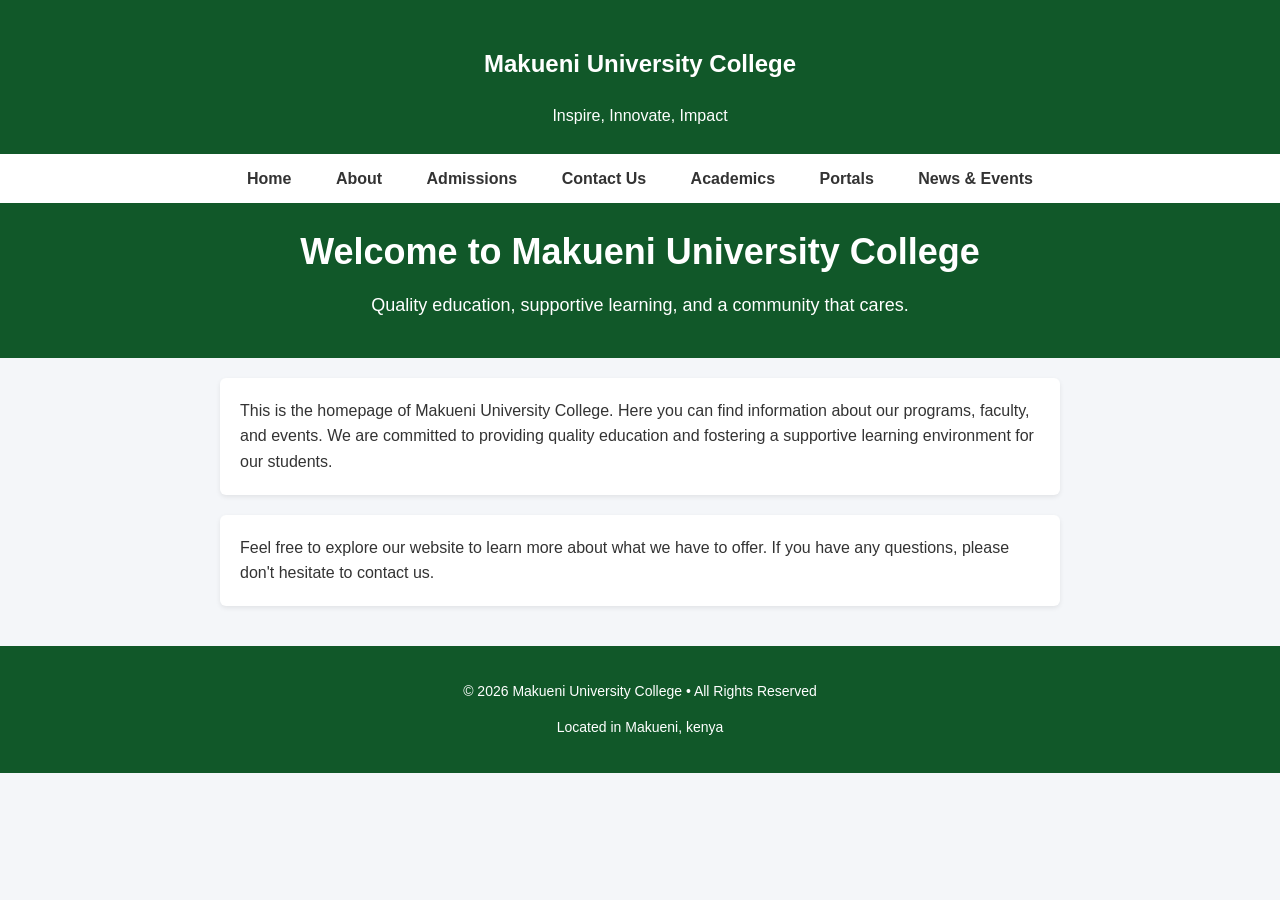
<file: index.html>
<!DOCTYPE html>
<html lang="en">
<head>
    <meta charset="UTF-8">
    <meta name="viewport" content="width=device-width, initial-scale=1.0">
    <title>Makueni University College Website</title>
    <link rel="stylesheet" href="style.css">
</head>

<body>

    <!-- Header Section -->
    <header class="site-header">
        <h2>Makueni University College</h2>
        <p>Inspire, Innovate, Impact</p>
    </header>

    <!-- Navigation -->
    <nav>
    <ul>
        <li><a href="index.html">Home</a></li>

        <!-- ABOUT DROPDOWN -->
        <li class="dropdown">
            <a href="about.html">About</a>
            <ul class="dropdown-menu">
                <li><a href="about.html">Overview</a></li>
                <li><a href="history.html">History</a></li>
                <li><a href="leadership.html">Leadership</a></li>
            </ul>
        </li>

        <!-- ADMISSIONS DROPDOWN -->
        <li class="dropdown">
            <a href="Admissions.html">Admissions</a>
            <ul class="dropdown-menu">
                <li><a href="Admissions.html">Overview</a></li>
                <li><a href="application.html">Application Procedures</a></li>
                <li><a href="courses.html">Courses</a></li>
                <li><a href="registration.html">Registration</a></li>
                <li><a href="payments.html">Payment Methods</a></li>
            </ul>
        </li>

        <li><a href="contact.html">Contact Us</a></li>
        <li class="dropdown">
            <a href="programmes.html">Academics</a>
            <ul class="dropdown-menu">
                <li><a href="programmes.html">Programmes</a></li>
                <li><a href="courses.html">Courses</a></li>
            </ul>
        </li>
        <li class="dropdown">
            <a href="portal.html">Portals</a>
            <ul class="dropdown-menu">
                <li><a href="student-portal.html">Student Portal</a></li>
                <li><a href="staff-portal.html">Staff Portal</a></li>
                <li><a href="alumni-portal.html">Alumni Portal</a></li>
            </ul>
        </li>

        <li><a href="news.html">News &amp Events</a></li>

    </ul>
</nav>


    <!-- Hero Banner -->
    <section class="hero">
        <h1>Welcome to Makueni University College</h1>
        <p>Quality education, supportive learning, and a community that cares.</p>
    </section>

    <!-- Main Content -->
    <section class="content">
        <p>This is the homepage of Makueni University College. Here you can find information about our programs, faculty, and events. We are committed to providing quality education and fostering a supportive learning environment for our students.</p>

        <p>Feel free to explore our website to learn more about what we have to offer. If you have any questions, please don't hesitate to contact us.</p>
    </section>

    <!-- Footer -->
    <footer>
        <p>© 2026 Makueni University College • All Rights Reserved</p>
        <p>Located in Makueni, kenya</p>
    </footer>

</body>
</html>
</file>
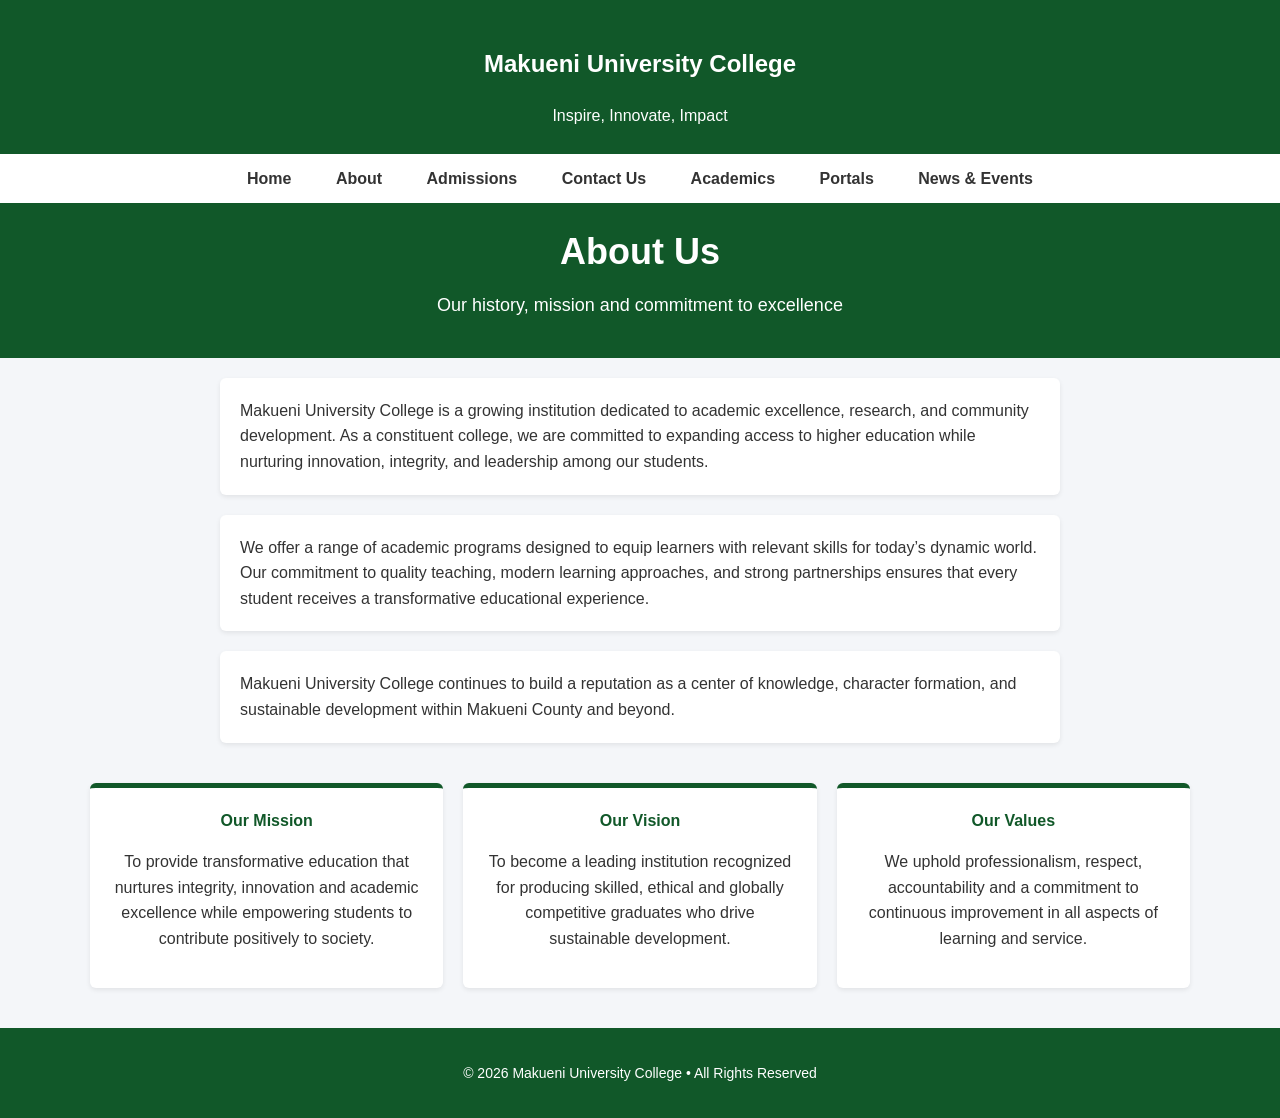
<file: about.html>
<!DOCTYPE html>
<html lang="en">
<head>
    <meta charset="UTF-8">
    <meta name="viewport" content="width=device-width, initial-scale=1.0">
    <title>About Us</title>
    <link rel="stylesheet" href="style.css">
</head>

<body>

<header class="site-header">
    <h2>Makueni University College</h2>
    <p>Inspire, Innovate, Impact</p>
</header>

<nav>
    <ul>
        <li><a href="index.html">Home</a></li>

        <!-- ABOUT DROPDOWN -->
        <li class="dropdown">
            <a href="about.html">About</a>
            <ul class="dropdown-menu">
                <li><a href="about.html">Overview</a></li>
                <li><a href="history.html">History</a></li>
                <li><a href="leadership.html">Leadership</a></li>
            </ul>
        </li>

        <!-- ADMISSIONS DROPDOWN -->
        <li class="dropdown">
            <a href="Admissions.html">Admissions</a>
            <ul class="dropdown-menu">
                <li><a href="Admissions.html">Overview</a></li>
                <li><a href="application.html">Application Procedures</a></li>
                <li><a href="courses.html">Courses</a></li>
                <li><a href="registration.html">Registration</a></li>
                <li><a href="payments.html">Payment Methods</a></li>
            </ul>
        </li>

        <li><a href="contact.html">Contact Us</a></li>
        <li class="dropdown">
            <a href="programmes.html">Academics</a>
            <ul class="dropdown-menu">
                <li><a href="programmes.html">Programmes</a></li>
                <li><a href="courses.html">Courses</a></li>
            </ul>
        </li>
       <li class="dropdown">
            <a href="portal.html">Portals</a>
            <ul class="dropdown-menu">
                <li><a href="student-portal.html">Student Portal</a></li>
                <li><a href="staff-portal.html">Staff Portal</a></li>
                <li><a href="alumni-portal.html">Alumni Portal</a></li>
                </ul>
            </li>
             <li><a href="news.html">News &amp Events</a></li>
    </ul>
</nav>
<section class="hero">
    <h1>About Us</h1>
    <p>Our history, mission and commitment to excellence</p>
</section>

<section class="content">
    <p>Makueni University College is a growing institution dedicated to academic excellence, research, and community development. As a constituent college, we are committed to expanding access to higher education while nurturing innovation, integrity, and leadership among our students.</p>

    <p>We offer a range of academic programs designed to equip learners with relevant skills for today’s dynamic world. Our commitment to quality teaching, modern learning approaches, and strong partnerships ensures that every student receives a transformative educational experience.</p>

    <p>Makueni University College continues to build a reputation as a center of knowledge, character formation, and sustainable development within Makueni County and beyond.</p>
</section>


<!-- NEW SIDE-BY-SIDE BOXES -->
<section class="content-boxes">
    <div class="box">
        <h3>Our Mission</h3>
        <p>To provide transformative education that nurtures integrity, innovation and academic excellence while empowering students to contribute positively to society.</p>
    </div>

    <div class="box">
        <h3>Our Vision</h3>
        <p>To become a leading institution recognized for producing skilled, ethical and globally competitive graduates who drive sustainable development.</p>
    </div>

    <div class="box">
        <h3>Our Values</h3>
        <p>We uphold professionalism, respect, accountability and a commitment to continuous improvement in all aspects of learning and service.</p>
    </div>
</section>

<footer>
    <p>© 2026 Makueni University College • All Rights Reserved</p>
</footer>

</body>
</html>
</file>
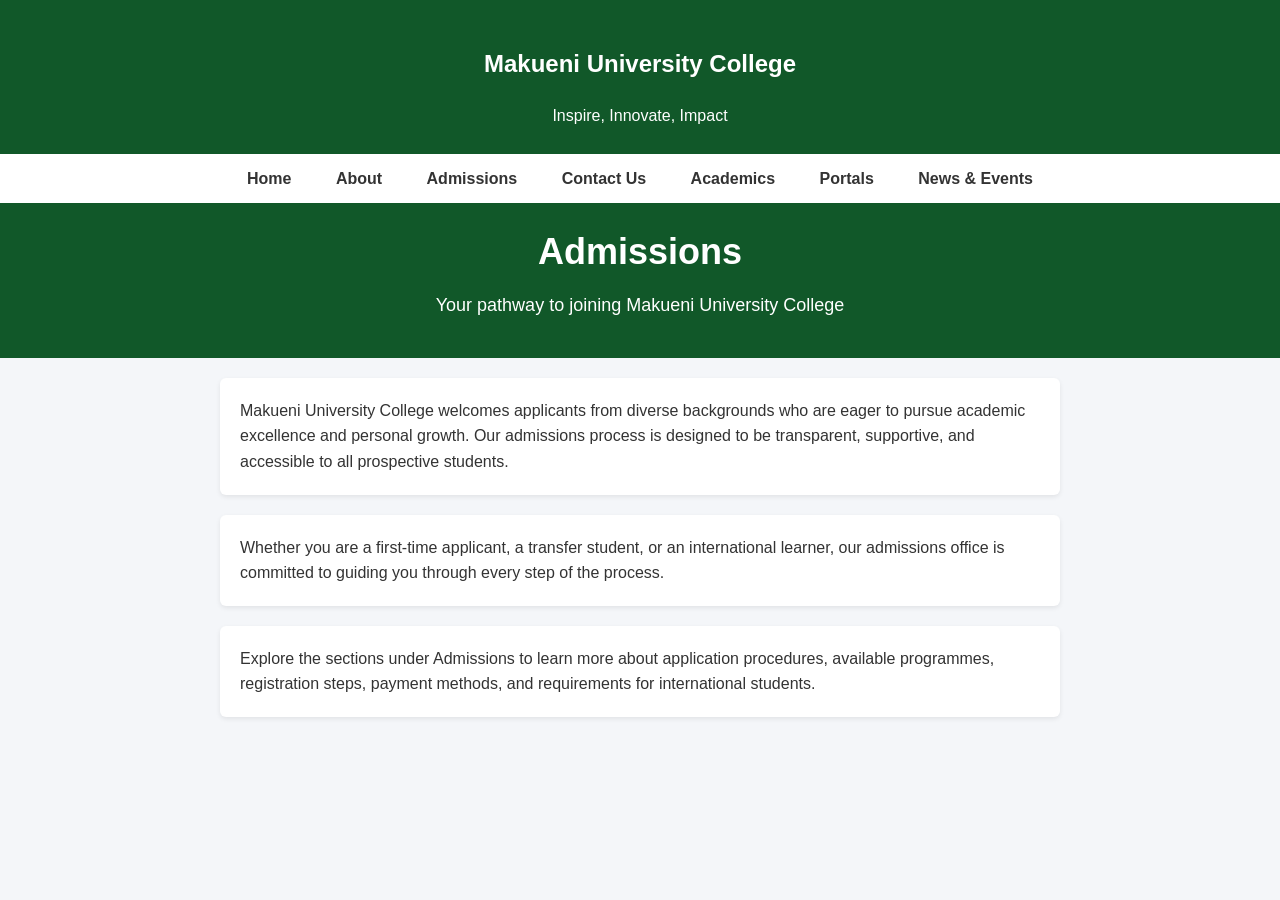
<file: Admissions.html>
<!DOCTYPE html>
<html lang="en">
<head>
    <meta charset="UTF-8">
    <meta name="viewport" content="width=device-width, initial-scale=1.0">
    <title>Admissions</title>
     <link rel="stylesheet" href="style.css">
</head>
<header class="site-header">
    <h2>Makueni University College</h2>
    <p>Inspire, Innovate, Impact</p>
</header>
<body>
   <nav>
    <ul>
        <li><a href="index.html">Home</a></li>

        <!-- ABOUT DROPDOWN -->
        <li class="dropdown">
            <a href="about.html">About</a>
            <ul class="dropdown-menu">
                <li><a href="about.html">Overview</a></li>
                <li><a href="history.html">History</a></li>
                <li><a href="leadership.html">Leadership</a></li>
            </ul>
        </li>

        <!-- ADMISSIONS DROPDOWN -->
        <li class="dropdown">
            <a href="Admissions.html">Admissions</a>
            <ul class="dropdown-menu">
                <li><a href="Admissions.html">Overview</a></li>
                <li><a href="application.html">Application Procedures</a></li>
                <li><a href="courses.html">Courses</a></li>
                <li><a href="registration.html">Registration</a></li>
                <li><a href="payments.html">Payment Methods</a></li>
            </ul>
        </li>

        <li><a href="contact.html">Contact Us</a></li>
        <li class="dropdown">
            <a href="programmes.html">Academics</a>
            <ul class="dropdown-menu">
                <li><a href="programmes.html">Programmes</a></li>
                <li><a href="courses.html">Courses</a></li>
            </ul>
        </li>
        <li class="dropdown">
            <a href="portal.html">Portals</a>
            <ul class="dropdown-menu">
                <li><a href="student-portal.html">Student Portal</a></li>
                <li><a href="staff-portal.html">Staff Portal</a></li>
                <li><a href="alumni-portal.html">Alumni Portal</a></li>
                </ul>
            </li>
             <li><a href="news.html">News &amp Events</a></li>
    </ul>
</nav>

<section class="hero">
    <h1>Admissions</h1>
    <p>Your pathway to joining Makueni University College</p>
</section>

<section class="content">
    <p>Makueni University College welcomes applicants from diverse backgrounds who are eager to pursue academic excellence and personal growth. Our admissions process is designed to be transparent, supportive, and accessible to all prospective students.</p>

    <p>Whether you are a first‑time applicant, a transfer student, or an international learner, our admissions office is committed to guiding you through every step of the process.</p>

    <p>Explore the sections under Admissions to learn more about application procedures, available programmes, registration steps, payment methods, and requirements for international students.</p>
</section>

</body>
</html>
</file>
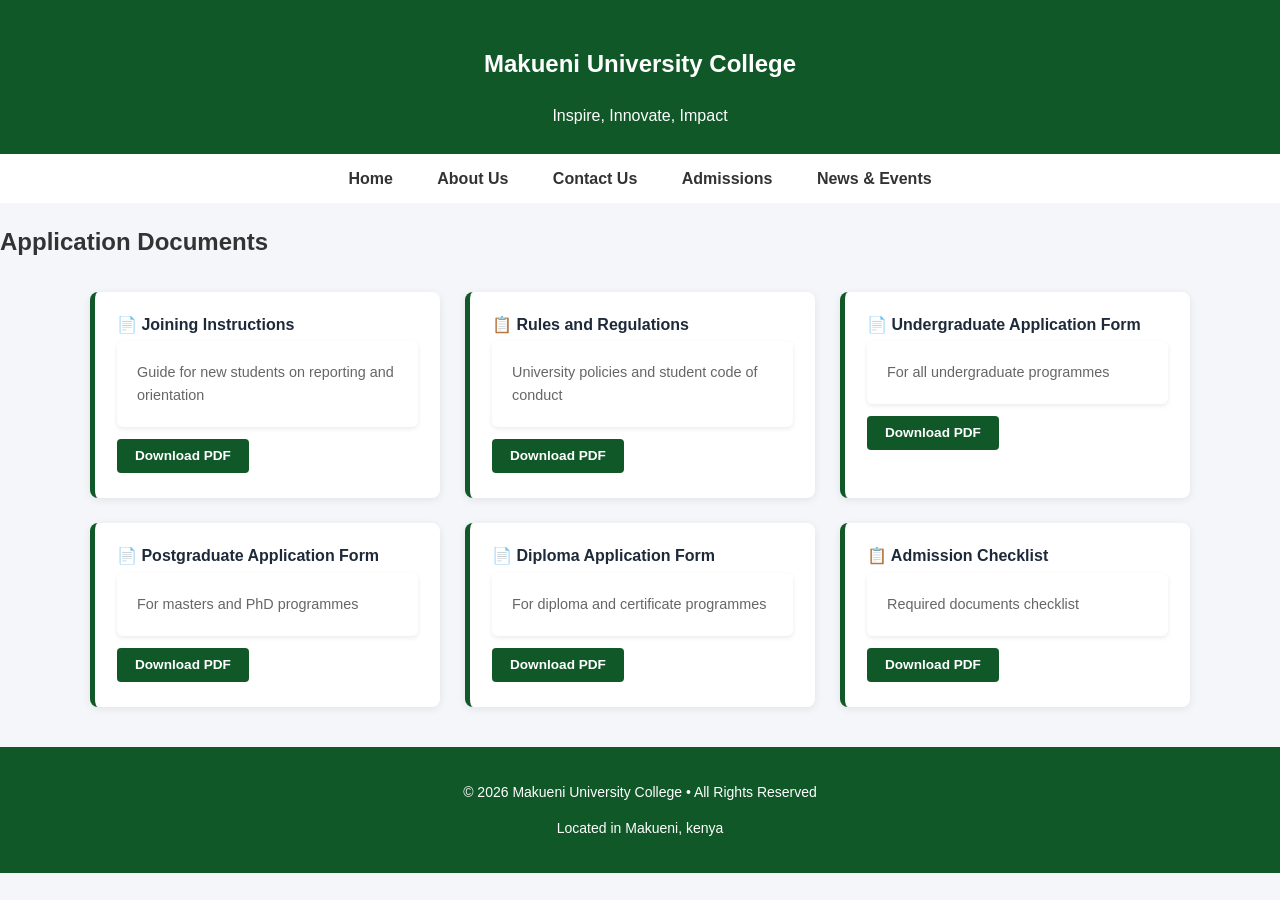
<file: application.html>
<!DOCTYPE html>
<html lang="en">
<head>
    <meta charset="UTF-8">
    <meta name="viewport" content="width=device-width, initial-scale=1.0">
    <title>Applications</title>
    <link rel="stylesheet" href="style.css">
</head>
<body>
    <!-- Header Section -->
    <header class="site-header">
        <h2>Makueni University College</h2>
        <p>Inspire, Innovate, Impact</p>
    </header>

    <nav>
    <ul>
        <li><a href="index.html">Home</a></li>

        <li class="dropdown">
            <a href="about.html">About Us</a>
            <ul class="dropdown-menu">
                <li><a href="about.html">Overview</a></li>
                <li><a href="history.html">History</a></li>
                <li><a href="leadership.html">Leadership</a></li>
            </ul>
        </li>

        <li><a href="contact.html">Contact Us</a></li>
        <li><a href="Admissions.html">Admissions</a></li>
         <li><a href="news.html">News &amp Events</a></li>
    </ul>
</nav>


    <!-- ===== DOWNLOADABLE DOCUMENTS ===== -->
    <section class="content">
        <h2>Application Documents</h2>

        <div class="download-grid">
            <div class="download-item">
                <h3>📄 Joining Instructions</h3>
                <p>Guide for new students on reporting and orientation</p>
                <a href="downloads/Joining Instructions 2024.pdf" class="btn-download">Download PDF</a>
            </div>

            <div class="download-item">
                <h3>📋 Rules and Regulations</h3>
                <p>University policies and student code of conduct</p>
                <a href="downloads/Rules and Regulations.pdf" class="btn-download">Download PDF</a>
            </div>

            <div class="download-item">
                <h3>📄 Undergraduate Application Form</h3>
                <p>For all undergraduate programmes</p>
                <a href="downloads/undergraduate-application.pdf" class="btn-download">Download PDF</a>
            </div>

            <div class="download-item">
                <h3>📄 Postgraduate Application Form</h3>
                <p>For masters and PhD programmes</p>
                <a href="downloads/postgraduate-application.pdf" class="btn-download">Download PDF</a>
            </div>

            <div class="download-item">
                <h3>📄 Diploma Application Form</h3>
                <p>For diploma and certificate programmes</p>
                <a href="downloads/diploma-application.pdf" class="btn-download">Download PDF</a>
            </div>


            <div class="download-item">
                <h3>📋 Admission Checklist</h3>
                <p>Required documents checklist</p>
                <a href="downloads/admission-checklist.pdf" class="btn-download">Download PDF</a>
            </div>

        </div>
    </section>

    <!-- Footer -->
    <footer>
        <p>© 2026 Makueni University College • All Rights Reserved</p>
        <p>Located in Makueni, kenya</p>
    </footer>
</body>
</html>
</file>
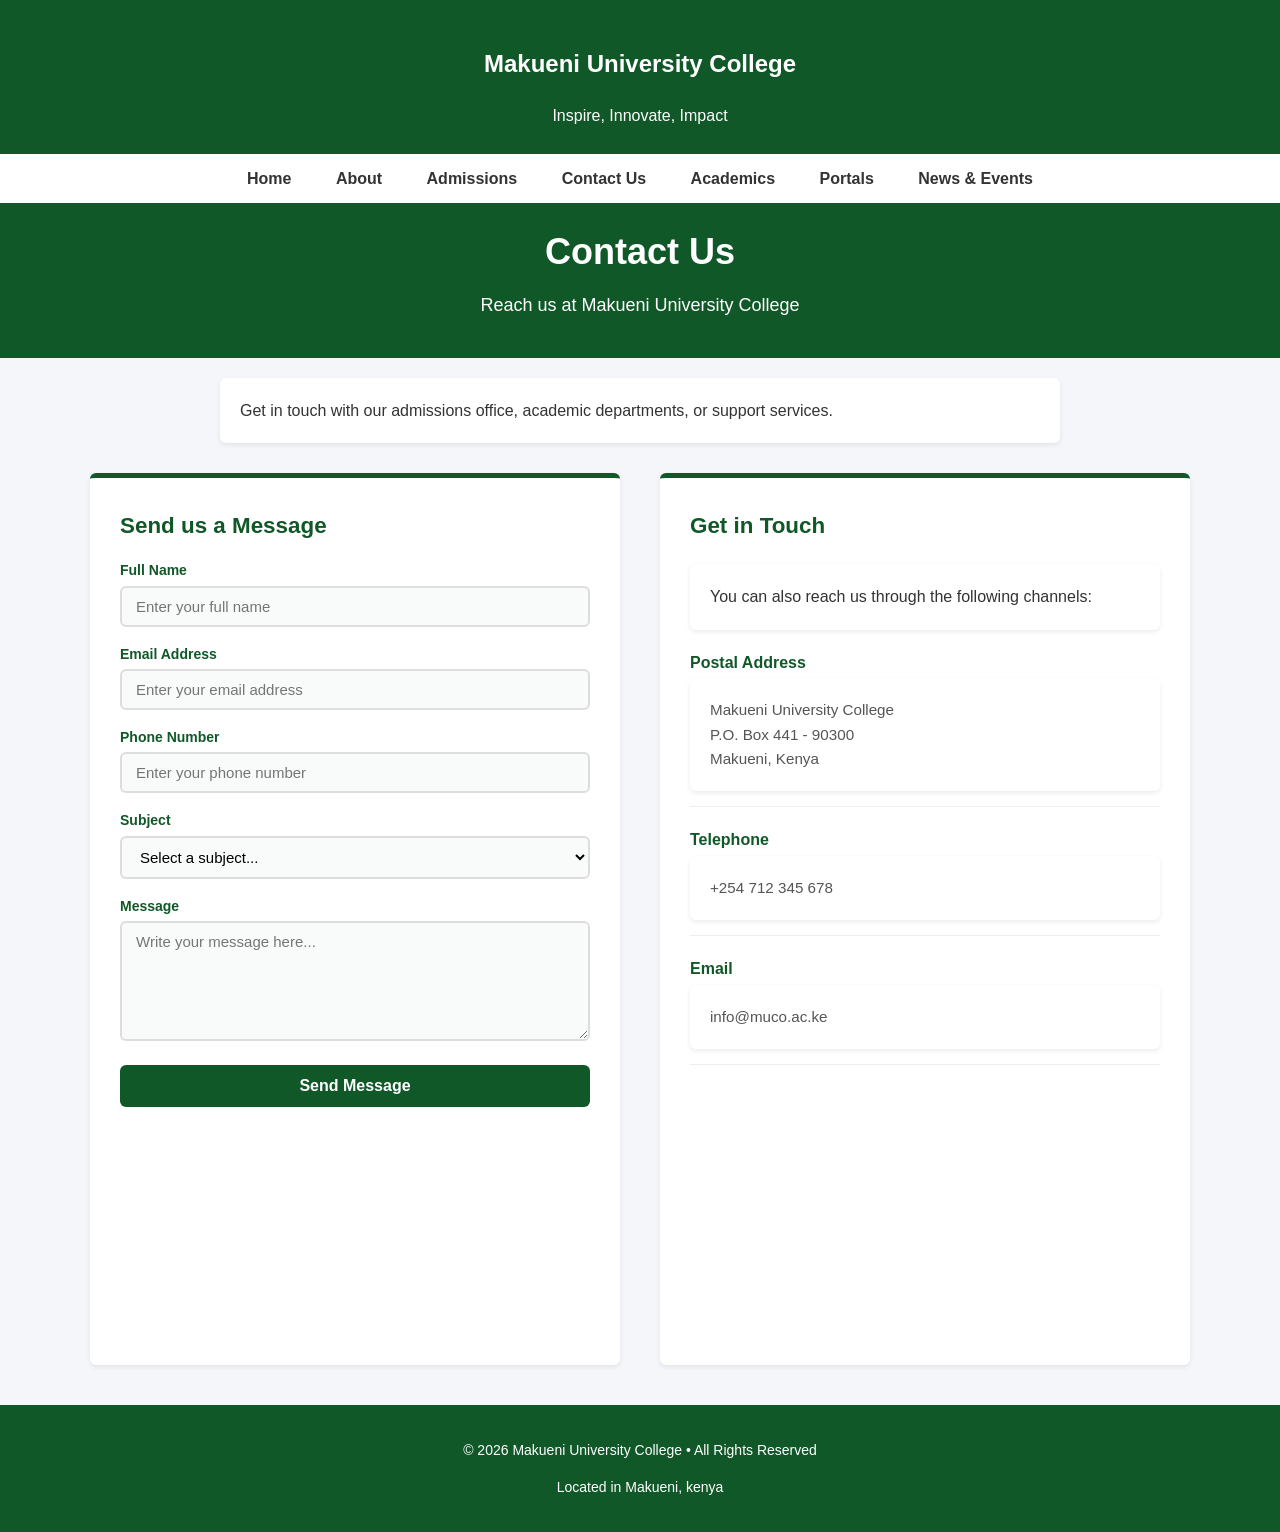
<file: contact.html>
<!DOCTYPE html>
<html lang="en">
<head>
    <meta charset="UTF-8">
    <meta name="viewport" content="width=device-width, initial-scale=1.0">
    <title>Contact Us</title>
     <link rel="stylesheet" href="style.css">
</head>
<header class="site-header">
    <h2>Makueni University College</h2>
    <p>Inspire, Innovate, Impact</p>
</header>
<body>

    <!-- Navigation -->
    <nav>
    <ul>
        <li><a href="index.html">Home</a></li>

        <!-- ABOUT DROPDOWN -->
        <li class="dropdown">
            <a href="about.html">About</a>
            <ul class="dropdown-menu">
                <li><a href="about.html">Overview</a></li>
                <li><a href="history.html">History</a></li>
                <li><a href="leadership.html">Leadership</a></li>
            </ul>
        </li>

        <!-- ADMISSIONS DROPDOWN -->
        <li class="dropdown">
            <a href="Admissions.html">Admissions</a>
            <ul class="dropdown-menu">
                <li><a href="Admissions.html">Overview</a></li>
                <li><a href="application.html">Application Procedures</a></li>
                <li><a href="courses.html">Courses</a></li>
                <li><a href="registration.html">Registration</a></li>
                <li><a href="payments.html">Payment Methods</a></li>
            </ul>
        </li>

        <li><a href="contact.html">Contact Us</a></li>
        <li class="dropdown">
            <a href="programmes.html">Academics</a>
            <ul class="dropdown-menu">
                <li><a href="programmes.html">Programmes</a></li>
                <li><a href="courses.html">Courses</a></li>
            </ul>
        </li>
        <li class="dropdown">
            <a href="portal.html">Portals</a>
            <ul class="dropdown-menu">
                <li><a href="student-portal.html">Student Portal</a></li>
                <li><a href="staff-portal.html">Staff Portal</a></li>
                <li><a href="alumni-portal.html">Alumni Portal</a></li>
            </ul>
        </li>
         <li><a href="news.html">News &amp Events</a></li>
    </ul>
</nav>

<section class="hero">
    <h1>Contact Us</h1>
    <p>Reach us at Makueni University College</p>
</section>


    <section class="content">
        <p>Get in touch with our admissions office, academic departments, or support services.</p>
    <div class="contact-grid">
        <div class="contact-form-col">
            <h2>Send us a Message</h2>
            <form action="#" method="POST" class="contact-form">
                <div class="form-group">
                    <label for="name">Full Name</label>
                    <input type="text" id="name" name="name" placeholder="Enter your full name" required />   </div>

            <div class="form-group">
                    <label for="email">Email Address</label>
                    <input type="email" id="email" name="email" placeholder="Enter your email address" required />
                </div>

             <div class="form-group">
                <label for="phone">Phone Number</label>
                <input type="tel" id="phone" name="phone" placeholder="Enter your phone number" />
            </div>

            <div class="form-group">
                <label for="subject">Subject</label>
                <select id="subject" name="subject">
                    <option value="">Select a subject...</option>
                    <option value="admissions">Admissions Enquiry</option>
                    <option value="academics">Academic Programmes</option>
                    <option value="finance">Fees &amp; Payments</option>
                    <option value="general">General Enquiry</option>
                </select>
            </div>

            <div class="form-group">
                <label for="message">Message</label>
                <textarea id="message" name="message" rows="5" placeholder="Write your message here..." required></textarea>
            </div>

            <button type="submit" class="btn-submit">Send Message</button>
        </form>
    </div>

    <!-- RIGHT COLUMN: Your Chosen Content -->
        <div class="contact-info-col">
            <h2>Get in Touch</h2>
            <p>You can also reach us through the following channels:</p>

            <!-- Example: Contact Details -->
            <div class="contact-detail-item">
                <strong>Postal Address</strong>
                <p>Makueni University College<br>P.O. Box 441 - 90300<br>Makueni, Kenya</p>
            </div>

            <div class="contact-detail-item">
                <strong>Telephone</strong>
                <p>+254 712 345 678</p>
            </div>

            <div class="contact-detail-item">
                <strong>Email</strong>
                <p>info@muco.ac.ke</p>
            </div>

           <div class="map-container">
    <iframe
        class="map-frame"
        title="Map location for Makueni University College"
        src="https://www.google.com/maps/embed?pb=!1m18!1m12!1m3!1d255282.35853743783!2d36.68219672215106!3d-1.3028611!2m3!1f0!2f0!3f0!3m2!1i1024!2i768!4f13.1!3m3!1m2!1s0x182f1172d84d49a7%3A0xf7cf0254b297924c!2sMakueni%2C%20Kenya!5e0!3m2!1sen!2s!4v1688036200000!5m2!1sen!2s"
        allowfullscreen
        loading="lazy">
    </iframe>
</div>
</section>

    <!-- Footer -->
    <footer>
        <p>© 2026 Makueni University College • All Rights Reserved</p>
        <p>Located in Makueni, kenya</p>
    </footer>

</body>
</html>
</file>
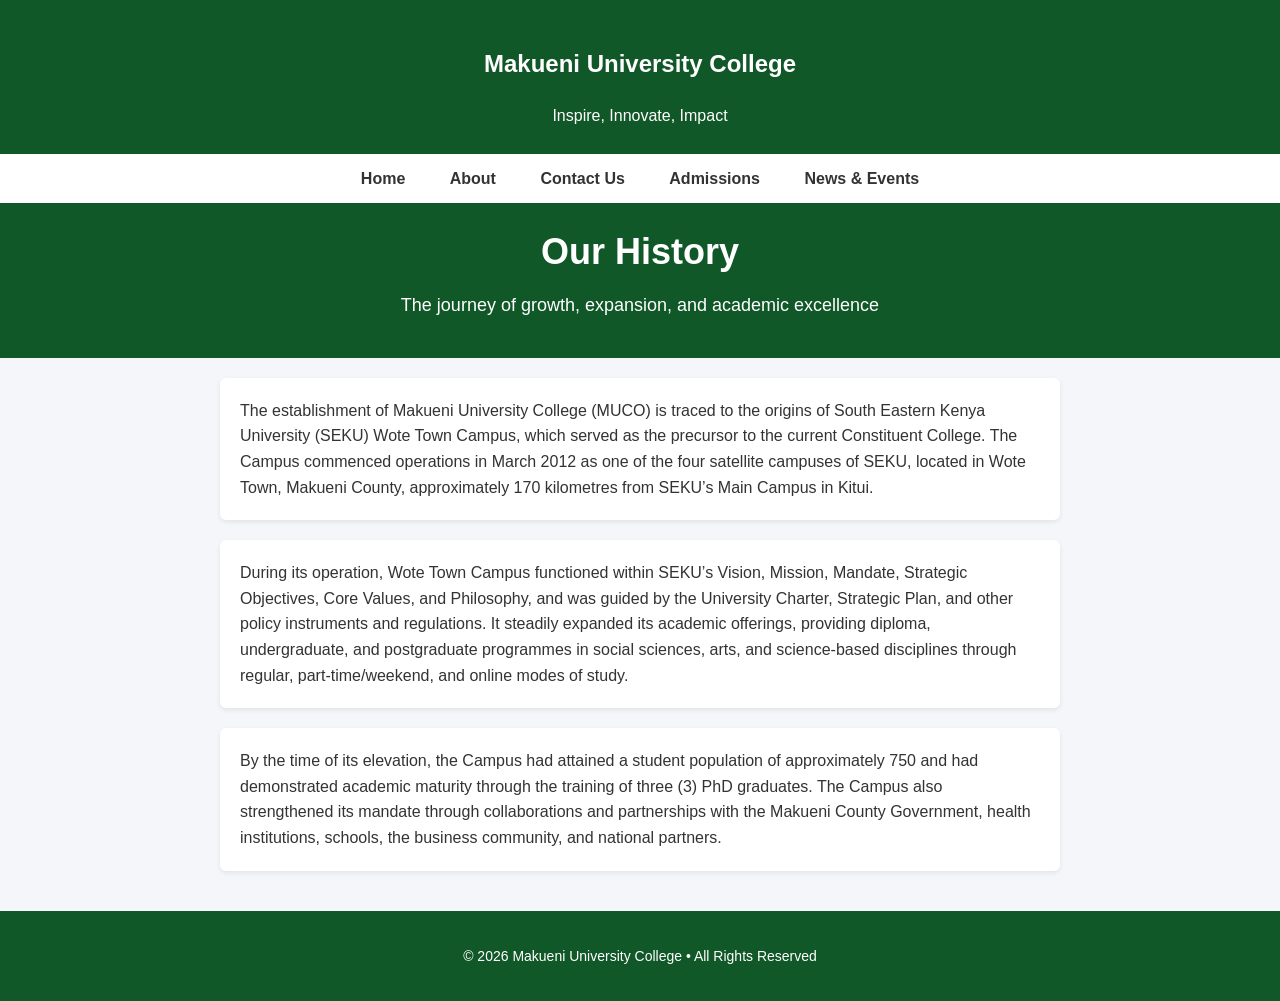
<file: history.html>
<!DOCTYPE html>
<html lang="en">
<head>
    <meta charset="UTF-8">
    <meta name="viewport" content="width=device-width, initial-scale=1.0">
    <title>History - Makueni University College</title>
    <link rel="stylesheet" href="style.css">
</head>

<body>

<header class="site-header">
    <h2>Makueni University College</h2>
    <p>Inspire, Innovate, Impact</p>
</header>

<nav>
    <ul>
        <li><a href="index.html">Home</a></li>

        <li class="dropdown">
            <a href="about.html">About</a>
            <ul class="dropdown-menu">
                <li><a href="about.html">Overview</a></li>
                <li><a href="history.html">History</a></li>
                <li><a href="leadership.html">Leadership</a></li>
            </ul>
        </li>

        <li><a href="contact.html">Contact Us</a></li>
        <li><a href="Admissions.html">Admissions</a></li>
         <li><a href="news.html">News &amp Events</a></li>
    </ul>
</nav>

<section class="hero">
    <h1>Our History</h1>
    <p>The journey of growth, expansion, and academic excellence</p>
</section>

<section class="content">
    <p>The establishment of Makueni University College (MUCO) is traced to the origins of South Eastern Kenya University (SEKU) Wote Town Campus, which served as the precursor to the current Constituent College. The Campus commenced operations in March 2012 as one of the four satellite campuses of SEKU, located in Wote Town, Makueni County, approximately 170 kilometres from SEKU’s Main Campus in Kitui.</p>

    <p>During its operation, Wote Town Campus functioned within SEKU’s Vision, Mission, Mandate, Strategic Objectives, Core Values, and Philosophy, and was guided by the University Charter, Strategic Plan, and other policy instruments and regulations. It steadily expanded its academic offerings, providing diploma, undergraduate, and postgraduate programmes in social sciences, arts, and science-based disciplines through regular, part-time/weekend, and online modes of study.</p>

    <p>By the time of its elevation, the Campus had attained a student population of approximately 750 and had demonstrated academic maturity through the training of three (3) PhD graduates. The Campus also strengthened its mandate through collaborations and partnerships with the Makueni County Government, health institutions, schools, the business community, and national partners.</p>
</section>

<footer>
    <p>© 2026 Makueni University College • All Rights Reserved</p>
</footer>

</body>
</html>
</file>
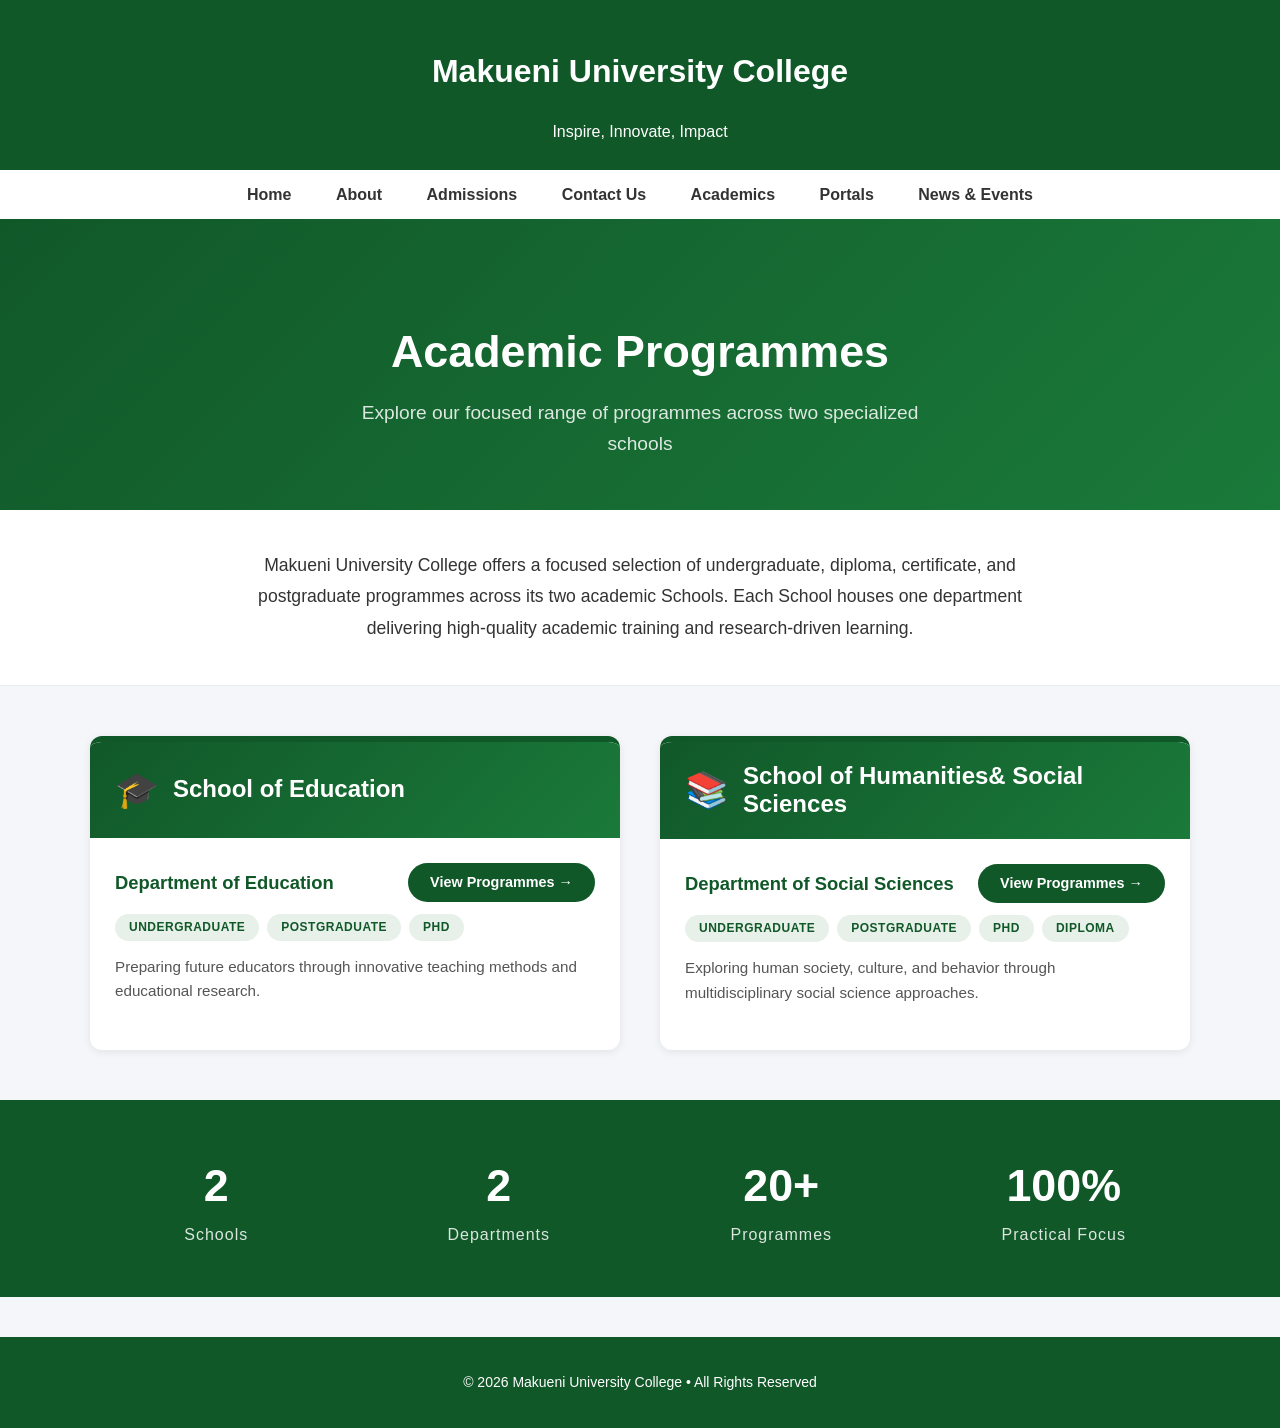
<file: programmes.html>
<!DOCTYPE html>
<html lang="en">
<head>
    <meta charset="UTF-8" />
    <meta name="viewport" content="width=device-width, initial-scale=1.0" />
    <title>Academic Programmes - Makueni University College</title>
    <link rel="stylesheet" href="style.css" />
</head>

<body>

    <!-- ===== HEADER ===== -->
    <header class="site-header">
        <div class="header-content">
            <h1>Makueni University College</h1>
            <p class="tagline">Inspire, Innovate, Impact</p>
        </div>
    </header>

    <!-- ===== NAVIGATION ===== -->
    <nav class="main-nav">
        <ul>
            <li><a href="index.html">Home</a></li>
            <li class="dropdown">
                <a href="about.html">About</a>
                <ul class="dropdown-menu">
                    <li><a href="about.html">Overview</a></li>
                    <li><a href="history.html">History</a></li>
                    <li><a href="leadership.html">Leadership</a></li>
                </ul>
            </li>
            <li class="dropdown">
                <a href="Admissions.html">Admissions</a>
                <ul class="dropdown-menu">
                    <li><a href="Admissions.html">Overview</a></li>
                    <li><a href="application.html">Application Procedures</a></li>
                    <li><a href="courses.html">Courses Offered</a></li>
                    <li><a href="registration.html">Registration</a></li>
                    <li><a href="payments.html">Payment Methods</a></li>
                </ul>
            </li>
            <li><a href="contact.html">Contact Us</a></li>
            <li class="dropdown">
            <a href="programmes.html">Academics</a>
            <ul class="dropdown-menu">
                <li><a href="programmes.html">Programmes</a></li>
                <li><a href="courses.html">Courses</a></li>
            </ul>
        </li>
         
           
            <li class="dropdown">
            <a href="portal.html">Portals</a>
            <ul class="dropdown-menu">
                <li><a href="student-portal.html">Student Portal</a></li>
                <li><a href="staff-portal.html">Staff Portal</a></li>
                <li><a href="alumni-portal.html">Alumni Portal</a></li>
                </ul>
            </li>
             <li><a href="news.html">News &amp Events</a></li>
        </ul>
    </nav>

    <!-- ===== HERO SECTION ===== -->
    <section class="page-hero programmes-hero">
        <div class="hero-content">
            <h1>Academic Programmes</h1>
            <p>Explore our focused range of programmes across two specialized schools</p>
        </div>
    </section>

    <!-- ===== INTRODUCTION ===== -->
    <section class="intro-section">
        <div class="container">
            <p class="intro-text">
                Makueni University College offers a focused selection of undergraduate, diploma, 
                certificate, and postgraduate programmes across its two academic Schools. 
                Each School houses one department delivering high‑quality academic training 
                and research‑driven learning.
            </p>
        </div>
    </section>

    <!-- ===== SCHOOLS GRID ===== -->
    <section class="schools-grid container">

        <!-- ============================= -->
        <!-- SCHOOL OF EDUCATION CARD      -->
        <!-- ============================= -->
        <div class="school-card" id="education">
            <div class="school-header">
                <span class="school-icon">🎓</span>
                <h2>School of Education</h2>
            </div>
            <div class="school-body">
                <div class="department-link">
                    <h3>Department of Education</h3>
                    <a href="education-dept.html" class="btn-dept">
                        View Programmes &rarr;
                    </a>
                </div>
                <div class="programme-highlights">
                    <span class="badge">Undergraduate</span>
                    <span class="badge">Postgraduate</span>
                    <span class="badge">PhD</span>
                </div>
                <p class="dept-desc">
                    Preparing future educators through innovative teaching methods and 
                    educational research.
                </p>
            </div>
        </div>

        <!-- ============================= -->
        <!-- SCHOOL OF HUMANITIES CARD     -->
        <!-- ============================= -->
        <div class="school-card" id="humanities">
            <div class="school-header">
                <span class="school-icon">📚</span>
                <h2>School of Humanities<br />&amp; Social Sciences</h2>
            </div>
            <div class="school-body">
                <div class="department-link">
                    <h3>Department of Social Sciences</h3>
                    <a href="humanities-dept.html" class="btn-dept">
                        View Programmes &rarr;
                    </a>
                </div>
                <div class="programme-highlights">
                    <span class="badge">Undergraduate</span>
                    <span class="badge">Postgraduate</span>
                    <span class="badge">PhD</span>
                    <span class="badge">Diploma</span>
                </div>
                <p class="dept-desc">
                    Exploring human society, culture, and behavior through multidisciplinary 
                    social science approaches.
                </p>
            </div>
        </div>

    </section>

    <!-- ===== QUICK STATS ===== -->
    <section class="stats-section">
        <div class="container stats-grid">
            <div class="stat-item">
                <span class="stat-number">2</span>
                <span class="stat-label">Schools</span>
            </div>
            <div class="stat-item">
                <span class="stat-number">2</span>
                <span class="stat-label">Departments</span>
            </div>
            <div class="stat-item">
                <span class="stat-number">20+</span>
                <span class="stat-label">Programmes</span>
            </div>
            <div class="stat-item">
                <span class="stat-number">100%</span>
                <span class="stat-label">Practical Focus</span>
            </div>
        </div>
    </section>

    <!-- ===== FOOTER ===== -->
    <footer class="site-footer">
        <div class="container">
            <p>&copy; 2026 Makueni University College &bull; All Rights Reserved</p>
        </div>
    </footer>

</body>
</html>
</file>
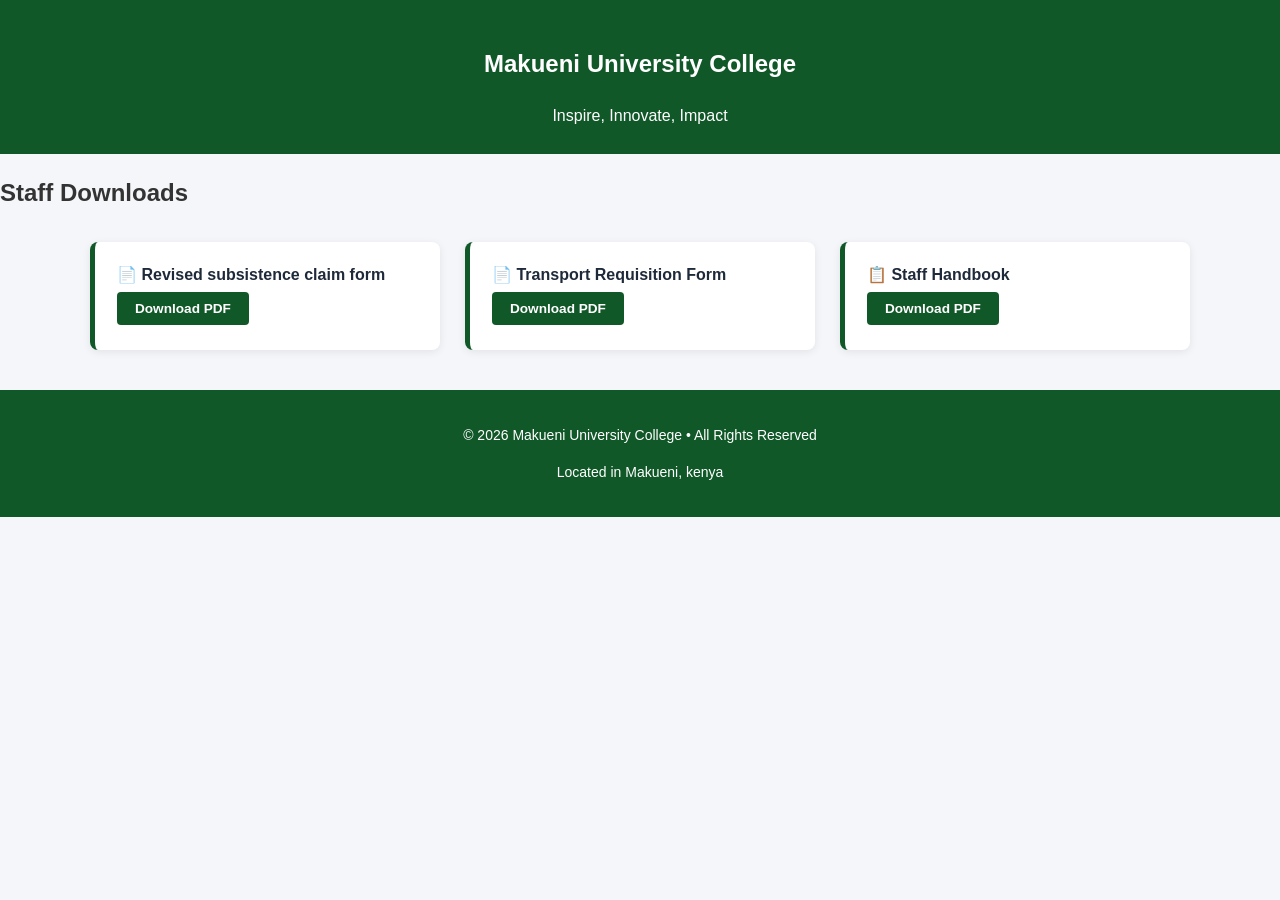
<file: staff-portal.html>
<!DOCTYPE html>
<html lang="en">
<head>
    <meta charset="UTF-8">
    <meta name="viewport" content="width=device-width, initial-scale=1.0">
    <title>Staff Portal</title>
      <link rel="stylesheet" href="style.css">
</head>
<body>
   <!-- Header Section -->
    <header class="site-header">
        <h2>Makueni University College</h2>
        <p>Inspire, Innovate, Impact</p>
    </header>
    
<section class="content">
    <h2>Staff Downloads</h2>
    
    <div class="download-grid">
        <div class="download-item">
            <h3>📄 Revised subsistence claim form</h3>
            <a href="downloads/Revised subsistence claim form.pdf" class="btn-download">Download PDF</a>
        </div>

        <div class="download-item">
            <h3>📄 Transport Requisition Form</h3>
            <a href="downloads/transport_requisition_form_2018.pdf" class="btn-download">Download PDF</a>
        </div>

        <div class="download-item">
            <h3>📋 Staff Handbook</h3>
            <a href="downloads/staff-handbook.pdf" class="btn-download">Download PDF</a>
        </div>
    </div>
</section>

     <!-- Footer -->
    <footer>
        <p>© 2026 Makueni University College • All Rights Reserved</p>
        <p>Located in Makueni, kenya</p>
    </footer>
</body>
</html>
</file>
<file: style.css>
/* ---------------------- */
/* GLOBAL PAGE SETTINGS   */
/* ---------------------- */
body {
  margin: 0;
  padding: 0;
  font-family: Arial, sans-serif;
  background: #f4f6f9;
  color: #333;
  line-height: 1.6;
}

/* ---------------------- */
/* HEADER SECTION         */
/* ---------------------- */
.site-header {
  text-align: center;
  background: #115829;
  color: white;
  padding: 25px 10px;
}

.site-header p {
  margin: 5px 0 0;
  font-size: 16px;
}

/* ---------------------- */
/* NAVIGATION BAR         */
/* ---------------------- */
nav {
  background:white;
  padding: 12px 0;
}

nav ul {
  list-style: none;
  margin: 0;
  padding: 0;
  text-align: center;
}

nav ul li {
  display: inline-block;
  margin: 0 20px;
}

nav ul li a {
  color: #333;
  text-decoration: none;
  font-weight: bold;
  font-size: 16px;
}

nav ul li a:hover {
  text-decoration: underline;
}

/* ---------------------- */
/* HERO BANNER            */
/* ---------------------- */
.hero {
  background: linear-gradient(to right, #115829, #115829);
  color: white;
  text-align: center;
  padding: 20px 15px;
}

.hero h1 {
  margin: 0;
  font-size: 36px;
}

.hero p {
  font-size: 18px;
  margin-top: 10px;
}

/* ---------------------- */
/* MAIN CONTENT           */
/* ---------------------- */
.content p {
  max-width: 800px;
  margin: 20px auto;
  background: white;
  padding: 20px;
  border-radius: 6px;
  box-shadow: 0 2px 5px rgba(0,0,0,0.08);
  font-size: 16px;
}

/* ---------------------- */
/* FOOTER                 */
/* ---------------------- */
footer {
  background: #115829;
  color: white;
  text-align: center;
  padding: 20px;
  margin-top: 40px;
  font-size: 14px;
}

/* Side-by-side content boxes */
.content-boxes {
  display: flex;
  justify-content: center;
  gap: 20px;
  max-width: 1100px;
  margin: 40px auto;
  padding: 0 20px;
}

.box {
  background: white;
  padding: 20px;
  border-radius: 6px;
  box-shadow: 0 2px 5px rgba(0,0,0,0.08);
  flex: 1;
  min-width: 250px;
  border-top: 5px solid #115829;
}

.box h3 {
  margin-top: 0;
  color: #115829;
  font-size: 16px;
  text-align: center;
}

.box p {
  font-size: 16px;
  text-align: center;
}
/* Dropdown container */
.dropdown {
  position: relative;
  display: inline-block;
}

/* Dropdown menu (hidden by default) */
.dropdown-menu {
  display: none;
  position: absolute;
  background: white;
  min-width: 180px;
  box-shadow: 0 2px 5px rgba(0,0,0,0.15);
  border-radius: 4px;
  padding: 0;
  margin: 0;
  z-index: 1000;
}

/* Dropdown menu items */
.dropdown-menu li {
  display: block;
  text-align: left;
}

.dropdown-menu li a {
  color: #115829;
  padding: 10px 15px;
  display: block;
  text-decoration: none;
  font-weight: normal;
}

.dropdown-menu li a:hover {
  background: #115829;
  color: white;
}

/* Show dropdown on hover */
.dropdown:hover .dropdown-menu {
  display: block;
}
.section-title {
  text-align: center;
  color: #115829;
  font-size: 26px;
  margin-bottom: 10px;
}
/* ====================================
   LEADERSHIP PAGE STYLES
   ==================================== */

/* --- Page Hero --- */
.page-hero {
    background: linear-gradient(135deg, #115829, #115829);
    color: #fff;
    padding: 60px 20px 50px;
    text-align: center;
}

.page-hero h1 {
    font-size: 2.8rem;
    margin-bottom: 10px;
}

.page-hero p {
    font-size: 1.2rem;
    opacity: 0.85;
    max-width: 600px;
    margin: 0 auto;
}

/* --- Leadership Section --- */
.leadership-section {
    max-width: 1100px;
    margin: 0 auto;
    padding: 40px 20px 60px;
}

/* --- Category Headings --- */
.leadership-category {
    margin-bottom: 50px;
}

.leadership-category h2 {
    font-size: 2rem;
    color:#115829;
    border-bottom: 4px solid #115829;
    padding-bottom: 8px;
    margin-bottom: 30px;
    display: inline-block;
}

/* --- Individual Leader Card --- */
.leader-card {
    display: flex;
    gap: 30px;
    align-items: flex-start;
    background: #f9f9f9;
    border-radius: 12px;
    padding: 25px;
    margin-bottom: 25px;
    box-shadow: 0 2px 8px rgba(0, 0, 0, 0.06);
    transition: box-shadow 0.3s ease;
}

.leader-card:hover {
    box-shadow: 0 6px 20px rgba(0, 0, 0, 0.10);
}

/* --- Photo --- */
.leader-photo {
    flex: 0 0 180px;  /* Fixed width, won't shrink */
    height: 200px;
}

.leader-photo img {
    width: 100%;
    height: 100%;
    object-fit: cover;  /* Crops to fill square nicely */
    border-radius: 10px;
    border: 3px solid #fff;
    box-shadow: 0 2px 6px rgba(0, 0, 0, 0.15);
}

/* --- Info Side --- */
.leader-info {
    flex: 1;  /* Takes remaining space */
}

.leader-info h3 {
    font-size: 1.6rem;
    color: #115829;
    margin-bottom: 2px;
}

.leader-title {
    font-size: 1rem;
    color: #115829;
    font-weight: 600;
    margin-bottom: 10px;
    letter-spacing: 0.5px;
}

.leader-bio {
    font-size: 1rem;
    line-height: 1.6;
    color: #444;
    margin-bottom: 12px;
}

.leader-role {
    font-size: 0.95rem;
    color: #333;
    background: #eef3f7;
    padding: 10px 14px;
    border-radius: 6px;
    border-left: 4px solid #115829;
}

.leader-role strong {
    color: #115829;
}

/* --- Responsive: Stack on Mobile --- */
@media (max-width: 768px) {
    .leader-card {
        flex-direction: column;
        align-items: center;
        text-align: center;
        padding: 20px;
    }

    .leader-photo {
        flex: 0 0 160px;
        width: 160px;
        height: 160px;
    }

    .leader-role {
        text-align: left;
    }

    .page-hero h1 {
        font-size: 2.0rem;
    }
}

@media (max-width: 480px) {
    .leader-photo {
        flex: 0 0 130px;
        width: 130px;
        height: 130px;
    }

    .leader-info h3 {
        font-size: 1.3rem;
    }
}
/* SCHOOL NAVIGATION MENU */
.school-nav {
  display: flex;
  gap: 15px;
  overflow-x: auto;
  white-space: nowrap;
  padding: 15px 20px;
  background: #ffffff;
  border-bottom: 2px solid #e0e0e0;
}

.school-nav a {
  padding: 10px 15px;
  background: #115829;
  color: white;
  text-decoration: none;
  border-radius: 4px;
  font-size: 14px;
  font-weight: bold;
  flex-shrink: 0;
}

.school-nav a:hover {
  background: #115829;
}
/* ============================================
   PROGRAMMES PAGE STYLES (Matching #115829 Theme)
   ============================================ */

/* --- Programmes Hero --- */
.programmes-hero {
    background: linear-gradient(135deg, #115829, #1a7a3a);
    color: #fff;
    padding: 60px 20px 50px;
    text-align: center;
}

.programmes-hero h1 {
    font-size: 2.8rem;
    margin-bottom: 10px;
}

.programmes-hero p {
    font-size: 1.2rem;
    opacity: 0.85;
    max-width: 600px;
    margin: 0 auto;
}

/* --- Intro Section --- */
.intro-section {
    background: #fff;
    padding: 40px 20px;
    border-bottom: 1px solid #e8ecf0;
}

.intro-text {
    font-size: 1.1rem;
    color: #333;
    max-width: 800px;
    margin: 0 auto;
    text-align: center;
    line-height: 1.8;
}

/* ============================================
   SCHOOL CARDS GRID
   ============================================ */
.schools-grid {
    display: grid;
    grid-template-columns: 1fr 1fr;
    gap: 40px;
    max-width: 1100px;
    margin: 0 auto;
    padding: 50px 20px;
}

/* --- Individual School Card --- */
.school-card {
    background: #fff;
    border-radius: 12px;
    box-shadow: 0 2px 8px rgba(0, 0, 0, 0.08);
    overflow: hidden;
    transition: transform 0.3s ease, box-shadow 0.3s ease;
    border-top: 6px solid #115829;
}

.school-card:hover {
    transform: translateY(-6px);
    box-shadow: 0 12px 40px rgba(0, 0, 0, 0.12);
}

/* --- School Header --- */
.school-header {
    background: linear-gradient(135deg, #115829, #1a7a3a);
    color: #fff;
    padding: 20px 25px;
    display: flex;
    align-items: center;
    gap: 14px;
}

.school-icon {
    font-size: 2.2rem;
}

.school-header h2 {
    font-size: 1.5rem;
    font-weight: 700;
    margin: 0;
    line-height: 1.2;
}

.school-header h2 br {
    display: none;
}

/* --- School Body --- */
.school-body {
    padding: 25px 25px 30px;
}

.department-link {
    display: flex;
    justify-content: space-between;
    align-items: center;
    flex-wrap: wrap;
    gap: 12px;
    margin-bottom: 12px;
}

.department-link h3 {
    font-size: 1.15rem;
    color: #115829;
    font-weight: 600;
    margin: 0;
}

.btn-dept {
    display: inline-block;
    background: #115829;
    color: #fff;
    padding: 8px 22px;
    border-radius: 30px;
    text-decoration: none;
    font-weight: 600;
    font-size: 0.9rem;
    transition: background 0.3s ease, transform 0.2s ease;
}

.btn-dept:hover {
    background: #0d4621;
    transform: scale(1.03);
    text-decoration: none;
}

/* --- Badges --- */
.programme-highlights {
    display: flex;
    flex-wrap: wrap;
    gap: 8px;
    margin: 12px 0 14px;
}

.badge {
    background: #e8f0ea;
    color: #115829;
    padding: 4px 14px;
    border-radius: 20px;
    font-size: 0.75rem;
    font-weight: 600;
    letter-spacing: 0.5px;
    text-transform: uppercase;
}

.dept-desc {
    color: #555;
    font-size: 0.95rem;
    line-height: 1.6;
    margin-top: 4px;
}

/* ============================================
   STATS SECTION
   ============================================ */
.stats-section {
    background: #115829;
    color: #fff;
    padding: 50px 20px;
}

.stats-grid {
    display: grid;
    grid-template-columns: repeat(4, 1fr);
    gap: 30px;
    max-width: 1100px;
    margin: 0 auto;
    text-align: center;
}

.stat-number {
    display: block;
    font-size: 2.8rem;
    font-weight: 700;
    color: #fff;
}

.stat-label {
    font-size: 1rem;
    opacity: 0.85;
    letter-spacing: 1px;
}

/* ============================================
   DEPARTMENT DETAIL PAGES
   ============================================ */

.dept-hero {
    background: linear-gradient(135deg, #115829, #1a7a3a);
    color: #fff;
    padding: 50px 20px;
    text-align: center;
}

.dept-hero h1 {
    font-size: 2.5rem;
    margin-bottom: 6px;
}

.dept-hero p {
    font-size: 1.1rem;
    opacity: 0.85;
}

.dept-detail {
    background: #fff;
    padding: 40px 30px;
    max-width: 1100px;
    margin: 40px auto;
    border-radius: 12px;
    box-shadow: 0 2px 8px rgba(0, 0, 0, 0.06);
}

.dept-overview h2,
.programme-list h2 {
    font-size: 1.6rem;
    color: #115829;
    border-bottom: 3px solid #115829;
    padding-bottom: 8px;
    margin-bottom: 20px;
}

.dept-overview p {
    font-size: 1.05rem;
    color: #444;
    line-height: 1.8;
    margin-bottom: 30px;
}

.programme-group {
    margin-bottom: 28px;
}

.programme-group h3 {
    font-size: 1.1rem;
    color: #115829;
    margin-bottom: 8px;
}

.programme-group ul {
    list-style: none;
    padding-left: 0;
}

.programme-group ul li {
    padding: 6px 0 6px 24px;
    border-bottom: 1px solid #f0f2f5;
    position: relative;
}

.programme-group ul li::before {
    content: "▸";
    position: absolute;
    left: 0;
    color: #115829;
    font-weight: bold;
}

.programme-group p {
    background: #f5f7fa;
    padding: 12px 18px;
    border-radius: 8px;
    border-left: 4px solid #115829;
    color: #333;
}

.btn-back {
    display: inline-block;
    margin-top: 20px;
    color: #115829;
    text-decoration: none;
    font-weight: 600;
    padding: 10px 24px;
    border: 2px solid #115829;
    border-radius: 30px;
    transition: all 0.3s ease;
}

.btn-back:hover {
    background: #115829;
    color: #fff;
    text-decoration: none;
}

/* ============================================
   RESPONSIVE DESIGN
   ============================================ */

/* --- Tablets --- */
@media (max-width: 900px) {
    .schools-grid {
        grid-template-columns: 1fr;
        max-width: 600px;
        margin: 0 auto;
    }

    .stats-grid {
        grid-template-columns: repeat(2, 1fr);
        gap: 20px;
    }

    .programmes-hero h1 {
        font-size: 2.2rem;
    }
}

/* --- Mobile --- */
@media (max-width: 600px) {
    .programmes-hero {
        padding: 40px 15px 30px;
    }

    .programmes-hero h1 {
        font-size: 1.8rem;
    }

    .programmes-hero p {
        font-size: 1rem;
    }

    .school-header h2 {
        font-size: 1.2rem;
    }

    .school-header h2 br {
        display: block;
    }

    .school-body {
        padding: 18px;
    }

    .department-link {
        flex-direction: column;
        align-items: flex-start;
    }

    .btn-dept {
        width: 100%;
        text-align: center;
    }

    .stats-grid {
        grid-template-columns: 1fr 1fr;
        gap: 16px;
    }

    .stat-number {
        font-size: 2rem;
    }

    .dept-detail {
        padding: 25px 18px;
        margin: 20px 15px;
    }

    .dept-hero h1 {
        font-size: 1.8rem;
    }

    .dept-hero p {
        font-size: 0.95rem;
    }
}
/* ============================================
   SIDE-BY-SIDE CONTACT GRID
   ============================================ */

.contact-grid {
    display: grid;
    grid-template-columns: 1fr 1fr; /* Two equal columns */
    gap: 40px;
    max-width: 1100px;
    margin: 30px auto 0;
}

/* --- Style for both columns --- */
.contact-form-col,
.contact-info-col {
    background: white;
    padding: 30px;
    border-radius: 6px;
    box-shadow: 0 2px 5px rgba(0,0,0,0.08);
    border-top: 5px solid #115829;
}

.contact-form-col h2,
.contact-info-col h2 {
    color: #115829;
    margin-top: 0;
    margin-bottom: 15px;
    font-size: 1.4rem;
}

/* --- Form Styles (inside the left column) --- */
.contact-form .form-group {
    margin-bottom: 16px;
}

.contact-form label {
    display: block;
    font-weight: 600;
    color: #115829;
    margin-bottom: 4px;
    font-size: 14px;
}

.contact-form input,
.contact-form select,
.contact-form textarea {
    width: 100%;
    padding: 10px 14px;
    border: 2px solid #ddd;
    border-radius: 6px;
    font-size: 15px;
    font-family: inherit;
    box-sizing: border-box;
    background: #f9fbfa;
    transition: border-color 0.3s ease;
}

.contact-form input:focus,
.contact-form select:focus,
.contact-form textarea:focus {
    outline: none;
    border-color: #115829;
    background: #fff;
    box-shadow: 0 0 0 3px rgba(17, 88, 41, 0.1);
}

.contact-form textarea {
    resize: vertical;
    min-height: 120px;
}

.btn-submit {
    background: #115829;
    color: #fff;
    padding: 12px 30px;
    border: none;
    border-radius: 6px;
    font-size: 16px;
    font-weight: 600;
    cursor: pointer;
    transition: background 0.3s ease;
    width: 100%;
}

.btn-submit:hover {
    background: #0d4621;
}

/* --- Right Column Details --- */
.contact-detail-item {
    margin-bottom: 20px;
    padding-bottom: 15px;
    border-bottom: 1px solid #eee;
}

.contact-detail-item:last-child {
    border-bottom: none;
    margin-bottom: 0;
    padding-bottom: 0;
}

.contact-detail-item strong {
    display: block;
    color: #115829;
    font-size: 1rem;
    margin-bottom: 3px;
}

.contact-detail-item p {
    margin: 0;
    color: #555;
    font-size: 0.95rem;
}

/* --- Map Container --- */
.map-container {
    margin-top: 20px;
    border-radius: 6px;
    overflow: hidden;
}

.map-frame {
    width: 100%;
    height: 250px;
    border: 0;
    display: block;
}

/* ============================================
   RESPONSIVE - STACK ON MOBILE
   ============================================ */

@media (max-width: 768px) {
    .contact-grid {
        grid-template-columns: 1fr; /* Single column */
        gap: 25px;
        margin: 20px 15px 0;
    }

    .contact-form-col,
    .contact-info-col {
        padding: 20px;
    }
}

/* ============================================
   NEWS CARDS GRID
   ============================================ */

.news-grid {
    display: grid;
    grid-template-columns: 1fr 1fr;
    gap: 30px;
    max-width: 1100px;
    margin: 0 auto;
    padding: 40px 20px 60px;
}

/* --- Individual News Card --- */
.news-card {
    background: #fff;
    border-radius: 10px;
    box-shadow: 0 2px 8px rgba(0, 0, 0, 0.08);
    overflow: hidden;
    transition: transform 0.3s ease, box-shadow 0.3s ease;
}

.news-card:hover {
    transform: translateY(-6px);
    box-shadow: 0 12px 35px rgba(0, 0, 0, 0.12);
}

/* --- News Image --- */
.news-image {
    width: 100%;
    height: 200px;
    overflow: hidden;
    background: #e8f0ea;
}

.news-image img {
    width: 100%;
    height: 100%;
    object-fit: cover;
    transition: transform 0.4s ease;
}

.news-card:hover .news-image img {
    transform: scale(1.04);
}

/* --- News Content --- */
.news-content {
    padding: 20px 22px 25px;
}

.news-date {
    display: inline-block;
    font-size: 0.8rem;
    color: #fff;
    background: #115829;
    padding: 2px 14px;
    border-radius: 20px;
    font-weight: 600;
    letter-spacing: 0.5px;
    margin-bottom: 10px;
}

.news-content h3 {
    font-size: 1.2rem;
    color: #1e2a3a;
    margin: 0 0 10px 0;
    line-height: 1.3;
}

.news-content p {
    font-size: 0.95rem;
    color: #555;
    line-height: 1.6;
    margin: 0 0 14px 0;
}

.btn-read-more {
    display: inline-block;
    color: #115829;
    font-weight: 600;
    font-size: 0.9rem;
    text-decoration: none;
    transition: color 0.3s ease;
}

.btn-read-more:hover {
    color: #0d4621;
    text-decoration: underline;
}

/* ============================================
   NEWS PAGE HERO
   ============================================ */

.news-hero {
    background: linear-gradient(135deg, #115829, #1a7a3a);
    color: #fff;
    padding: 50px 20px 40px;
    text-align: center;
}

.news-hero h1 {
    font-size: 2.5rem;
    margin-bottom: 6px;
}

.news-hero p {
    font-size: 1.1rem;
    opacity: 0.85;
    max-width: 600px;
    margin: 0 auto;
}

/* ============================================
   RESPONSIVE - NEWS GRID
   ============================================ */

/* --- Tablets --- */
@media (max-width: 850px) {
    .news-grid {
        grid-template-columns: 1fr 1fr;
        gap: 25px;
        padding: 30px 15px 50px;
    }

    .news-image {
        height: 170px;
    }
}

/* --- Mobile --- */
@media (max-width: 600px) {
    .news-grid {
        grid-template-columns: 1fr;
        gap: 25px;
        padding: 20px 15px 40px;
    }

    .news-image {
        height: 190px;
    }

    .news-content {
        padding: 16px 18px 20px;
    }

    .news-content h3 {
        font-size: 1.1rem;
    }

    .news-hero h1 {
        font-size: 1.8rem;
    }

    .news-hero p {
        font-size: 1rem;
    }
}
/* ============================================
   DOWNLOAD GRID
   ============================================ */

.download-grid {
    display: grid;
    grid-template-columns: 1fr 1fr 1fr;
    gap: 25px;
    max-width: 1100px;
    margin: 30px auto 0;
}

.download-item {
    background: white;
    padding: 20px 22px 25px;
    border-radius: 8px;
    box-shadow: 0 2px 8px rgba(0, 0, 0, 0.08);
    border-left: 5px solid #115829;
    transition: transform 0.3s ease, box-shadow 0.3s ease;
}

.download-item:hover {
    transform: translateY(-4px);
    box-shadow: 0 8px 25px rgba(0, 0, 0, 0.10);
}

.download-item h3 {
    font-size: 1rem;
    color: #1e2a3a;
    margin: 0 0 4px 0;
}

.download-item p {
    font-size: 0.9rem;
    color: #666;
    margin: 0 0 12px 0;
}

.btn-download {
    display: inline-block;
    background: #115829;
    color: #fff;
    padding: 6px 18px;
    border-radius: 4px;
    font-size: 0.85rem;
    font-weight: 600;
    text-decoration: none;
    transition: background 0.3s ease;
}

.btn-download:hover {
    background: #0d4621;
    text-decoration: none;
}

/* --- Responsive --- */
@media (max-width: 850px) {
    .download-grid {
        grid-template-columns: 1fr 1fr;
        gap: 20px;
    }
}

@media (max-width: 550px) {
    .download-grid {
        grid-template-columns: 1fr;
        gap: 18px;
    }
}
</file>
